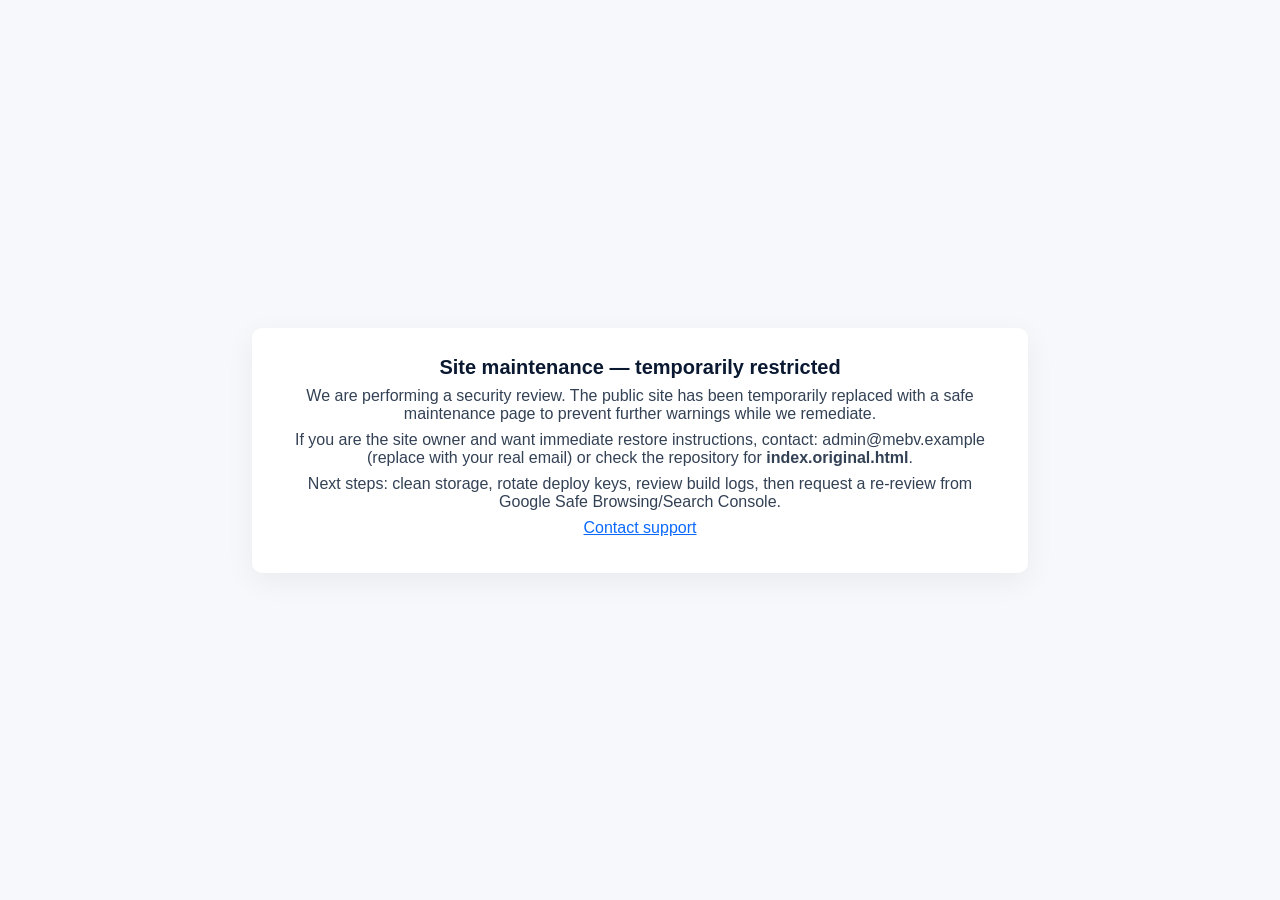
<file: index.html>
<!DOCTYPE html>
<html lang="en">
  <head>
    <meta charset="utf-8" />
    <meta name="viewport" content="width=device-width,initial-scale=1" />
    <title>MEBV — Maintenance</title>
    <meta name="robots" content="noindex" />
    <style>
      body{font-family:Arial,Helvetica,sans-serif;background:#f6f8fb;color:#0a1931;display:flex;align-items:center;justify-content:center;height:100vh;margin:0}
      .card{max-width:720px;padding:28px;border-radius:10px;background:#fff;box-shadow:0 8px 30px rgba(10,25,49,0.06);text-align:center}
      h1{margin:0 0 8px;font-size:20px}
      p{margin:8px 0;color:#334155}
      a{color:#0b69ff}
    </style>
  </head>
  <body>
    <div class="card">
      <h1>Site maintenance — temporarily restricted</h1>
      <p>We are performing a security review. The public site has been temporarily replaced with a safe maintenance page to prevent further warnings while we remediate.</p>
      <p>If you are the site owner and want immediate restore instructions, contact: admin@mebv.example (replace with your real email) or check the repository for <strong>index.original.html</strong>.</p>
      <p>Next steps: clean storage, rotate deploy keys, review build logs, then request a re‑review from Google Safe Browsing/Search Console.</p>
      <p><a href="contact.html">Contact support</a></p>
    </div>
  </body>
</html>
</file>
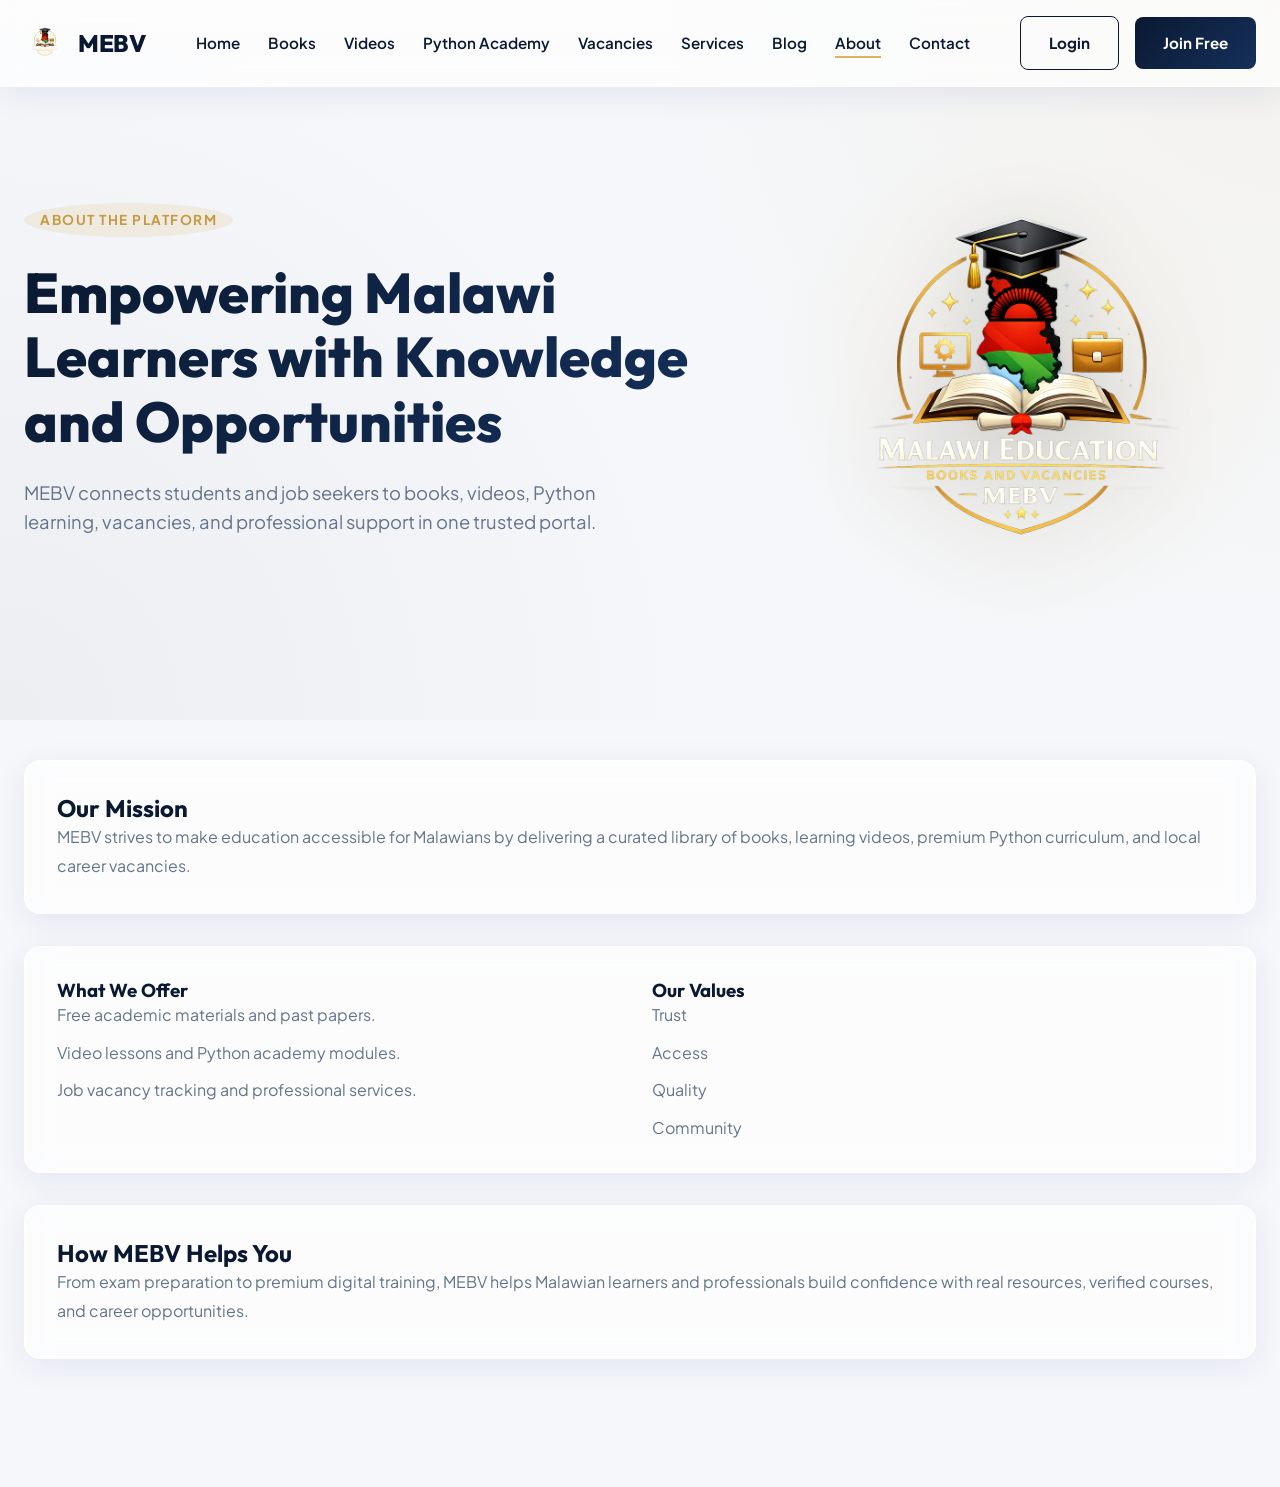
<file: about.html>
<!DOCTYPE html>
<html lang="en">
<head>
    <meta charset="UTF-8">
    <meta name="viewport" content="width=device-width, initial-scale=1.0">
    <title>About MEBV</title>
    <meta name="description" content="Learn about Malawi Education Books and Vacancies, our mission, values, and support for learners across Malawi." />
    <meta name="theme-color" content="#0A1931" />
    <link rel="manifest" href="manifest.json" />
    <link rel="icon" type="image/png" href="assets/LOGO.png">
    <link rel="stylesheet" href="css/style.css">
</head>
<body>
    <nav class="navbar">
        <div class="navbar-container">
            <a href="index.html" class="nav-brand">
                <img src="assets/LOGO.png" alt="MEBV Logo" class="nav-logo">
                <span class="nav-logo-text">MEBV</span>
            </a>
            <ul class="nav-menu">
                <li><a href="index.html" class="nav-link">Home</a></li>
                <li><a href="books.html" class="nav-link">Books</a></li>
                <li><a href="videos.html" class="nav-link">Videos</a></li>
                <li><a href="python.html" class="nav-link">Python Academy</a></li>
                <li><a href="vacancies.html" class="nav-link">Vacancies</a></li>
                <li><a href="services.html" class="nav-link">Services</a></li>
                <li><a href="blog.html" class="nav-link">Blog</a></li>
                <li><a href="about.html" class="nav-link active">About</a></li>
                <li><a href="contact.html" class="nav-link">Contact</a></li>
            </ul>
            <div class="nav-actions">
                <a href="login.html" class="btn btn-outline">Login</a>
                <a href="register.html" class="btn btn-primary">Join Free</a>
            </div>
        </div>
    </nav>

    <header class="hero-section" style="padding-top:140px; padding-bottom:80px;">
        <div class="hero-container">
            <div class="hero-content">
                <span class="hero-badge">About the Platform</span>
                <h1 class="hero-title">Empowering Malawi Learners with Knowledge and Opportunities</h1>
                <p class="hero-description">MEBV connects students and job seekers to books, videos, Python learning, vacancies, and professional support in one trusted portal.</p>
            </div>
            <div class="hero-image-wrapper">
                <div class="hero-image-bg"></div>
                <img src="assets/LOGO.png" alt="About MEBV" class="hero-image">
            </div>
        </div>
    </header>

    <main style="max-width:1400px; margin:0 auto; padding:40px 24px 80px;">
        <section style="display:grid; gap:32px; margin-bottom:48px;">
            <div class="glass-card" style="padding:32px;">
                <h2>Our Mission</h2>
                <p style="color: var(--color-text-muted); line-height:1.8;">MEBV strives to make education accessible for Malawians by delivering a curated library of books, learning videos, premium Python curriculum, and local career vacancies.</p>
            </div>
            <div class="glass-card" style="padding:32px; display:grid; grid-template-columns:1fr 1fr; gap:24px;">
                <div>
                    <h3>What We Offer</h3>
                    <ul style="list-style:none; padding-left:0; display:grid; gap:12px; color: var(--color-text-muted);">
                        <li>Free academic materials and past papers.</li>
                        <li>Video lessons and Python academy modules.</li>
                        <li>Job vacancy tracking and professional services.</li>
                    </ul>
                </div>
                <div>
                    <h3>Our Values</h3>
                    <ul style="list-style:none; padding-left:0; display:grid; gap:12px; color: var(--color-text-muted);">
                        <li>Trust</li>
                        <li>Access</li>
                        <li>Quality</li>
                        <li>Community</li>
                    </ul>
                </div>
            </div>
            <div class="glass-card" style="padding:32px;">
                <h2>How MEBV Helps You</h2>
                <p style="color: var(--color-text-muted); line-height:1.8;">From exam preparation to premium digital training, MEBV helps Malawian learners and professionals build confidence with real resources, verified courses, and career opportunities.</p>
            </div>
        </section>
    </main>
</body>
</html>
</file>
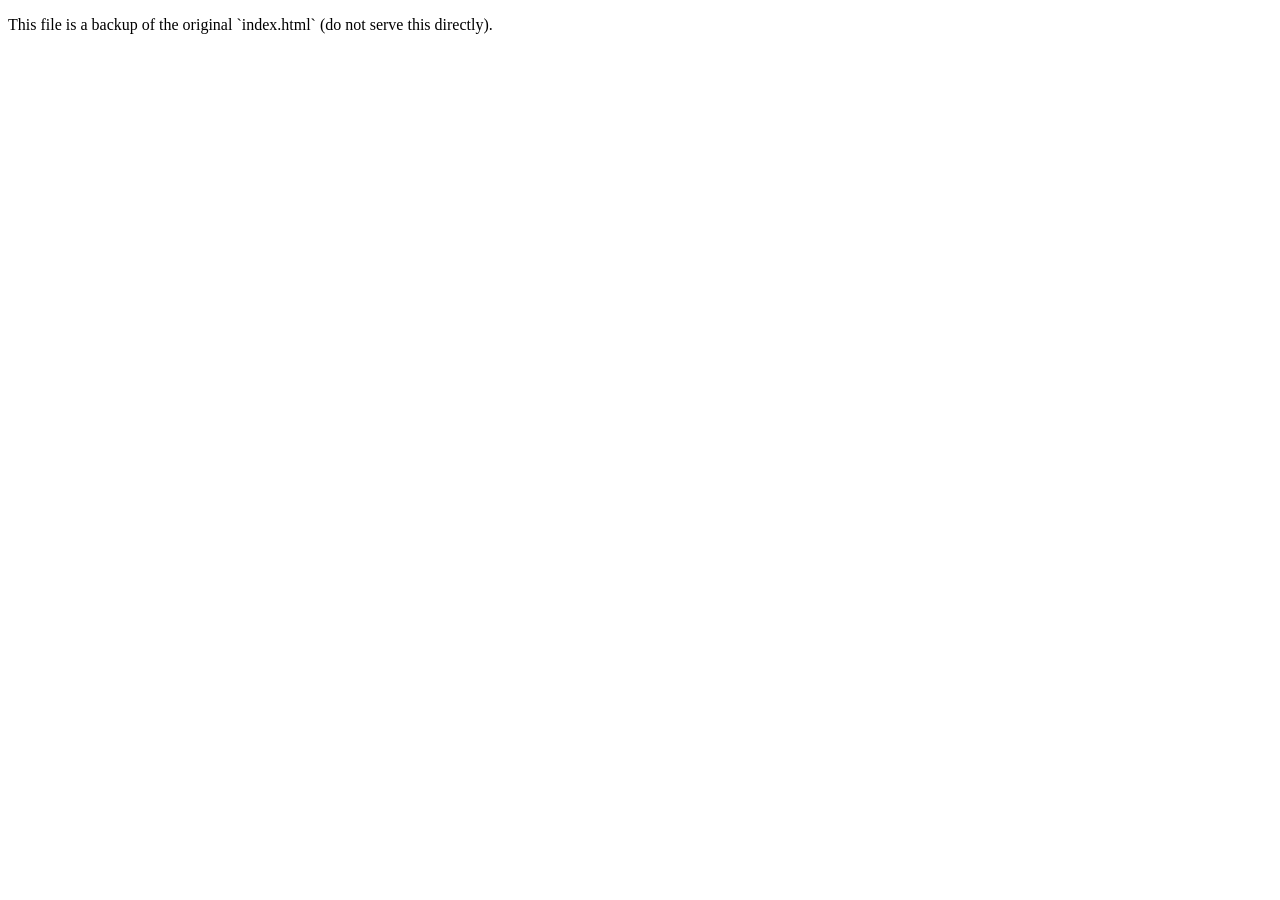
<file: index.original.html>
<!DOCTYPE html>
<!-- Backup of original index.html created on 2026-06-06 -->
<html lang="en">
<head>
    <meta charset="UTF-8">
    <meta name="viewport" content="width=device-width, initial-scale=1.0">
    <title>Malawi Education Books and Vacancies (MEBV) — Backup</title>
</head>
<body>
    <!-- Original homepage backed up. Restore if needed. -->
    <p>This file is a backup of the original `index.html` (do not serve this directly).</p>
</body>
</html>
</file>
<file: css/style.css>
/* ============================================================================
   MALAWI EDUCATION BOOKS AND VACANCIES (MEBV) - PREMIUM BRAND STYLESHEET
   ============================================================================ */

@import url('https://fonts.googleapis.com/css2?family=Outfit:wght@300;400;500;600;700;800&family=Plus+Jakarta+Sans:wght@300;400;500;600;700&display=swap');

:root {
    /* Brand Colors */
    --color-primary: #0A1931;       /* Deep Blue */
    --color-primary-light: #15305B;
    --color-secondary: #DFB15B;     /* Warm Gold Accent */
    --color-secondary-hover: #C59A44;
    --color-accent: #FFFFFF;
    --color-bg-light: #F5F7FA;      /* Elegant Light Gray */
    --color-text-dark: #1E293B;
    --color-text-muted: #64748B;
    --color-success: #10B981;
    --color-danger: #EF4444;
    --color-warning: #F59E0B;
    --color-border: rgba(226, 232, 240, 0.8);
    
    /* Glassmorphic Properties */
    --glass-bg: rgba(255, 255, 255, 0.65);
    --glass-bg-dark: rgba(10, 25, 49, 0.85);
    --glass-border: rgba(255, 255, 255, 0.4);
    --glass-shadow: 0 8px 32px 0 rgba(31, 38, 135, 0.08);
    --glass-blur: blur(12px);

    /* Fonts & Radii */
    --font-heading: 'Outfit', sans-serif;
    --font-body: 'Plus Jakarta Sans', sans-serif;
    --radius-sm: 8px;
    --radius-md: 16px;
    --radius-lg: 24px;
    --radius-round: 50%;
    
    /* Transitions */
    --transition-smooth: all 0.4s cubic-bezier(0.16, 1, 0.3, 1);
}

/* ==========================================
   1. RESET & SYSTEM DEFAULTS
   ========================================== */
* {
    box-sizing: border-box;
    margin: 0;
    padding: 0;
    font-family: var(--font-body);
    -webkit-font-smoothing: antialiased;
}

body {
    background-color: var(--color-bg-light);
    color: var(--color-text-dark);
    line-height: 1.6;
    overflow-x: hidden;
}

h1, h2, h3, h4, h5, h6 {
    font-family: var(--font-heading);
    font-weight: 700;
    color: var(--color-primary);
    line-height: 1.25;
}

a {
    color: inherit;
    text-decoration: none;
    transition: var(--transition-smooth);
}

img {
    max-width: 100%;
    height: auto;
    display: block;
}

button, input, select, textarea {
    font-family: inherit;
    font-size: 1rem;
    outline: none;
    border: none;
}

/* ==========================================
   2. KEYFRAME ANIMATIONS
   ========================================== */
@keyframes fadeIn {
    from { opacity: 0; }
    to { opacity: 1; }
}

@keyframes slideUp {
    from { transform: translateY(30px); opacity: 0; }
    to { transform: translateY(0); opacity: 1; }
}

@keyframes float {
    0% { transform: translateY(0px); }
    50% { transform: translateY(-10px); }
    100% { transform: translateY(0px); }
}

@keyframes shimmer {
    0% { background-position: -200% 0; }
    100% { background-position: 200% 0; }
}

@keyframes scaleUp {
    from { transform: scale(0.95); opacity: 0; }
    to { transform: scale(1); opacity: 1; }
}

/* ==========================================
   3. SPLASH SCREEN (LAUNCH LOADER)
   ========================================== */
.splash-screen {
    position: fixed;
    top: 0;
    left: 0;
    width: 100vw;
    height: 100vh;
    background: radial-gradient(circle at center, var(--color-primary-light), var(--color-primary));
    display: flex;
    flex-direction: column;
    justify-content: center;
    align-items: center;
    z-index: 9999;
    color: var(--color-accent);
    transition: opacity 0.8s ease-in-out, visibility 0.8s;
}

.splash-logo {
    width: 130px;
    height: 130px;
    object-fit: contain;
    animation: float 3s ease-in-out infinite;
}

.splash-title {
    margin-top: 24px;
    font-size: 1.8rem;
    font-family: var(--font-heading);
    letter-spacing: 0.5px;
    font-weight: 700;
    text-align: center;
    color: var(--color-accent);
}

.splash-subtitle {
    font-size: 0.95rem;
    color: var(--color-secondary);
    margin-top: 8px;
    letter-spacing: 1px;
    text-transform: uppercase;
    font-weight: 500;
}

.splash-progress-bar {
    width: 180px;
    height: 4px;
    background: rgba(255, 255, 255, 0.1);
    border-radius: 10px;
    margin-top: 32px;
    position: relative;
    overflow: hidden;
}

.splash-progress-indicator {
    position: absolute;
    top: 0;
    left: 0;
    height: 100%;
    width: 0%;
    background: linear-gradient(90deg, var(--color-secondary), #FFF);
    border-radius: 10px;
    transition: width 0.3s ease;
}

/* ==========================================
   4. GLASSMORPHIC HEADER & NAVIGATION
   ========================================== */
.navbar {
    position: fixed;
    top: 0;
    left: 0;
    width: 100%;
    z-index: 1000;
    background: var(--glass-bg);
    border-bottom: 1px solid var(--glass-border);
    backdrop-filter: var(--glass-blur);
    -webkit-backdrop-filter: var(--glass-blur);
    box-shadow: var(--glass-shadow);
    transition: var(--transition-smooth);
}

.navbar-scrolled {
    background: rgba(10, 25, 49, 0.92);
    border-bottom: 1px solid rgba(255, 255, 255, 0.1);
}

.navbar-scrolled .nav-link {
    color: var(--color-accent);
}

.navbar-scrolled .nav-logo-text {
    color: var(--color-accent);
}

.navbar-container {
    display: flex;
    justify-content: space-between;
    align-items: center;
    max-width: 1400px;
    margin: 0 auto;
    padding: 16px 24px;
}

.nav-brand {
    display: flex;
    align-items: center;
    gap: 12px;
}

.nav-logo {
    width: 42px;
    height: 42px;
    object-fit: contain;
}

.nav-logo-text {
    font-family: var(--font-heading);
    font-weight: 800;
    font-size: 1.5rem;
    color: var(--color-primary);
    letter-spacing: -0.5px;
    transition: var(--transition-smooth);
}

.nav-menu {
    display: flex;
    align-items: center;
    gap: 28px;
    list-style: none;
}

.nav-link {
    font-size: 0.95rem;
    font-weight: 600;
    color: var(--color-primary);
    position: relative;
    padding: 6px 0;
}

.nav-link::after {
    content: '';
    position: absolute;
    bottom: 0;
    left: 0;
    width: 0%;
    height: 2px;
    background: var(--color-secondary);
    transition: var(--transition-smooth);
}

.nav-link:hover::after,
.nav-link.active::after {
    width: 100%;
}

.nav-actions {
    display: flex;
    align-items: center;
    gap: 16px;
}

/* ==========================================
   5. PREMIUM GLASS CARDS & UI ELEMENTS
   ========================================== */
.glass-card {
    background: var(--glass-bg);
    border: 1px solid var(--glass-border);
    backdrop-filter: var(--glass-blur);
    -webkit-backdrop-filter: var(--glass-blur);
    border-radius: var(--radius-md);
    box-shadow: var(--glass-shadow);
    transition: var(--transition-smooth);
    overflow: hidden;
}

.glass-card:hover {
    transform: translateY(-8px) scale(1.01);
    box-shadow: 0 20px 40px rgba(10, 25, 49, 0.08);
    border-color: rgba(223, 177, 91, 0.4);
}

.btn {
    display: inline-flex;
    align-items: center;
    justify-content: center;
    gap: 10px;
    padding: 14px 28px;
    font-weight: 700;
    font-size: 0.95rem;
    border-radius: var(--radius-sm);
    cursor: pointer;
    transition: var(--transition-smooth);
}

.btn-primary {
    background: linear-gradient(135deg, var(--color-primary), var(--color-primary-light));
    color: var(--color-accent);
}

.btn-primary:hover {
    background: linear-gradient(135deg, var(--color-primary-light), var(--color-primary));
    transform: translateY(-2px);
    box-shadow: 0 8px 20px rgba(10, 25, 49, 0.15);
}

.btn-secondary {
    background: linear-gradient(135deg, var(--color-secondary), var(--color-secondary-hover));
    color: var(--color-primary);
}

.btn-secondary:hover {
    background: linear-gradient(135deg, var(--color-secondary-hover), var(--color-secondary));
    transform: translateY(-2px);
    box-shadow: 0 8px 20px rgba(223, 177, 91, 0.25);
}

.btn-outline {
    background: transparent;
    border: 1px solid var(--color-primary);
    color: var(--color-primary);
}

.btn-outline:hover {
    background: var(--color-primary);
    color: var(--color-accent);
}

/* ==========================================
   6. PREMIUM GRADIENT HERO BANNER
   ========================================== */
.hero-section {
    position: relative;
    padding: 180px 24px 100px 24px;
    background: radial-gradient(circle at top right, rgba(223, 177, 91, 0.08), transparent 45%),
                radial-gradient(circle at bottom left, rgba(10, 25, 49, 0.04), transparent 50%),
                var(--color-bg-light);
    min-height: 80vh;
    display: flex;
    align-items: center;
}

.hero-container {
    max-width: 1400px;
    margin: 0 auto;
    display: grid;
    grid-template-columns: 1.2fr 0.8fr;
    gap: 60px;
    align-items: center;
}

.hero-content {
    animation: slideUp 1s cubic-bezier(0.16, 1, 0.3, 1);
}

.hero-badge {
    display: inline-block;
    padding: 6px 16px;
    background: rgba(223, 177, 91, 0.15);
    color: var(--color-secondary-hover);
    border-radius: var(--radius-round);
    font-weight: 700;
    font-size: 0.85rem;
    margin-bottom: 24px;
    text-transform: uppercase;
    letter-spacing: 1.5px;
}

.hero-title {
    font-size: 3.5rem;
    font-weight: 800;
    margin-bottom: 24px;
    line-height: 1.15;
    background: linear-gradient(135deg, var(--color-primary), var(--color-primary-light));
    -webkit-background-clip: text;
    -webkit-text-fill-color: transparent;
}

.hero-title span {
    background: linear-gradient(135deg, var(--color-secondary), var(--color-secondary-hover));
    -webkit-background-clip: text;
    -webkit-text-fill-color: transparent;
}

.hero-description {
    font-size: 1.15rem;
    color: var(--color-text-muted);
    margin-bottom: 40px;
    max-width: 620px;
}

.hero-buttons {
    display: flex;
    gap: 16px;
    flex-wrap: wrap;
}

.hero-image-wrapper {
    position: relative;
    display: flex;
    justify-content: center;
    align-items: center;
    animation: fadeIn 1.2s ease-out;
}

.hero-image-bg {
    position: absolute;
    width: 110%;
    height: 110%;
    background: radial-gradient(circle, rgba(223, 177, 91, 0.1) 0%, transparent 70%);
    z-index: 1;
}

.hero-image {
    width: 100%;
    max-width: 500px;
    z-index: 2;
    animation: float 6s ease-in-out infinite;
    filter: drop-shadow(0 20px 40px rgba(10, 25, 49, 0.15));
}

/* ==========================================
   7. INTERACTIVE ADVERTISEMENTS
   ========================================== */
.ad-banner-section {
    max-width: 1400px;
    margin: 40px auto;
    padding: 0 24px;
}

.ad-wrapper {
    width: 100%;
    background: linear-gradient(135deg, var(--color-primary), var(--color-primary-light));
    border-radius: var(--radius-md);
    overflow: hidden;
    position: relative;
    box-shadow: 0 12px 30px rgba(10, 25, 49, 0.12);
    display: flex;
    align-items: center;
    min-height: 120px;
    padding: 24px 40px;
}

.ad-label {
    position: absolute;
    top: 10px;
    right: 15px;
    background: rgba(255, 255, 255, 0.15);
    color: var(--color-accent);
    font-size: 0.65rem;
    font-weight: 700;
    text-transform: uppercase;
    padding: 2px 8px;
    border-radius: 4px;
    letter-spacing: 0.5px;
}

/* ==========================================
   8. SKELETON LOADERS & LOADING STATES
   ========================================== */
.skeleton {
    background: linear-gradient(90deg, #F1F5F9 25%, #E2E8F0 50%, #F1F5F9 75%);
    background-size: 200% 100%;
    animation: shimmer 1.5s infinite;
    border-radius: var(--radius-sm);
}

.skeleton-text {
    height: 16px;
    margin-bottom: 12px;
}

.skeleton-text.title {
    height: 24px;
    width: 60%;
}

.skeleton-image {
    height: 200px;
    width: 100%;
}

/* ==========================================
   9. FORMS & INPUT LAYOUTS
   ========================================== */
.form-group {
    margin-bottom: 24px;
}

.form-label {
    display: block;
    font-size: 0.9rem;
    font-weight: 700;
    color: var(--color-primary);
    margin-bottom: 8px;
}

.form-control {
    width: 100%;
    padding: 14px 20px;
    border-radius: var(--radius-sm);
    background: rgba(255, 255, 255, 0.8);
    border: 1px solid var(--color-border);
    color: var(--color-text-dark);
    font-size: 0.95rem;
    transition: var(--transition-smooth);
}

.form-control:focus {
    background: #FFF;
    border-color: var(--color-secondary);
    box-shadow: 0 0 0 4px rgba(223, 177, 91, 0.15);
}

/* ==========================================
   10. FOOTER & COMPLIANCE ARCHITECTURE
   ========================================== */
.footer {
    background: var(--color-primary);
    color: var(--color-accent);
    padding: 80px 24px 30px 24px;
    margin-top: 100px;
    position: relative;
    overflow: hidden;
}

.footer-gradient-bg {
    position: absolute;
    top: 0;
    left: 0;
    width: 100%;
    height: 100%;
    background: radial-gradient(circle at 80% 80%, rgba(223, 177, 91, 0.05), transparent 60%);
    pointer-events: none;
}

.footer-container {
    max-width: 1400px;
    margin: 0 auto;
    display: grid;
    grid-template-columns: 1.2fr 0.8fr 0.8fr 1.2fr;
    gap: 48px;
    position: relative;
    z-index: 2;
}

.footer-brand-info {
    display: flex;
    flex-direction: column;
    gap: 20px;
}

.footer-logo-wrapper {
    display: flex;
    align-items: center;
    gap: 12px;
}

.footer-logo {
    width: 45px;
    height: 45px;
    object-fit: contain;
}

.footer-brand-name {
    font-family: var(--font-heading);
    font-weight: 800;
    font-size: 1.4rem;
    color: var(--color-accent);
}

.footer-desc {
    color: rgba(255, 255, 255, 0.7);
    font-size: 0.95rem;
}

.footer-heading {
    color: var(--color-secondary);
    font-size: 1.1rem;
    margin-bottom: 24px;
    text-transform: uppercase;
    letter-spacing: 1px;
}

.footer-links {
    list-style: none;
    display: flex;
    flex-direction: column;
    gap: 14px;
}

.footer-link {
    color: rgba(255, 255, 255, 0.8);
    font-size: 0.95rem;
    display: inline-block;
}

.footer-link:hover {
    color: var(--color-secondary);
    transform: translateX(4px);
}

.footer-newsletter-box {
    display: flex;
    flex-direction: column;
    gap: 16px;
}

.footer-newsletter-desc {
    color: rgba(255, 255, 255, 0.70);
    font-size: 0.95rem;
}

.newsletter-form {
    display: flex;
    border-radius: var(--radius-sm);
    overflow: hidden;
    border: 1px solid rgba(255, 255, 255, 0.15);
}

.newsletter-input {
    flex-grow: 1;
    padding: 14px;
    background: rgba(255, 255, 255, 0.05);
    color: #FFF;
    border: none;
}

.newsletter-input::placeholder {
    color: rgba(255, 255, 255, 0.4);
}

.newsletter-btn {
    background: var(--color-secondary);
    color: var(--color-primary);
    font-weight: 700;
    padding: 0 20px;
    cursor: pointer;
    transition: var(--transition-smooth);
}

.newsletter-btn:hover {
    background: var(--color-secondary-hover);
}

.footer-bottom {
    max-width: 1400px;
    margin: 60px auto 0 auto;
    padding-top: 30px;
    border-top: 1px solid rgba(255, 255, 255, 0.08);
    display: flex;
    justify-content: space-between;
    align-items: center;
    color: rgba(255, 255, 255, 0.5);
    font-size: 0.85rem;
    position: relative;
    z-index: 2;
}

/* ==========================================
   11. RESPONSIVE DESIGN BREAKPOINTS
   ========================================== */
@media (max-width: 1200px) {
    .footer-container {
        grid-template-columns: 1fr 1fr;
        gap: 40px;
    }
}

@media (max-width: 992px) {
    .hero-container {
        grid-template-columns: 1fr;
        gap: 40px;
        text-align: center;
    }
    .hero-description {
        margin: 0 auto 30px auto;
    }
    .hero-buttons {
        justify-content: center;
    }
    .hero-image-wrapper {
        order: -1;
    }
    .hero-title {
        font-size: 2.8rem;
    }
    .nav-menu {
        display: none; /* Dynamic JS drawer will show this */
    }
}

@media (max-width: 576px) {
    .hero-title {
        font-size: 2.2rem;
    }
    .footer-container {
        grid-template-columns: 1fr;
    }
    .footer-bottom {
        flex-direction: column;
        gap: 15px;
        text-align: center;
    }
}
</file>
